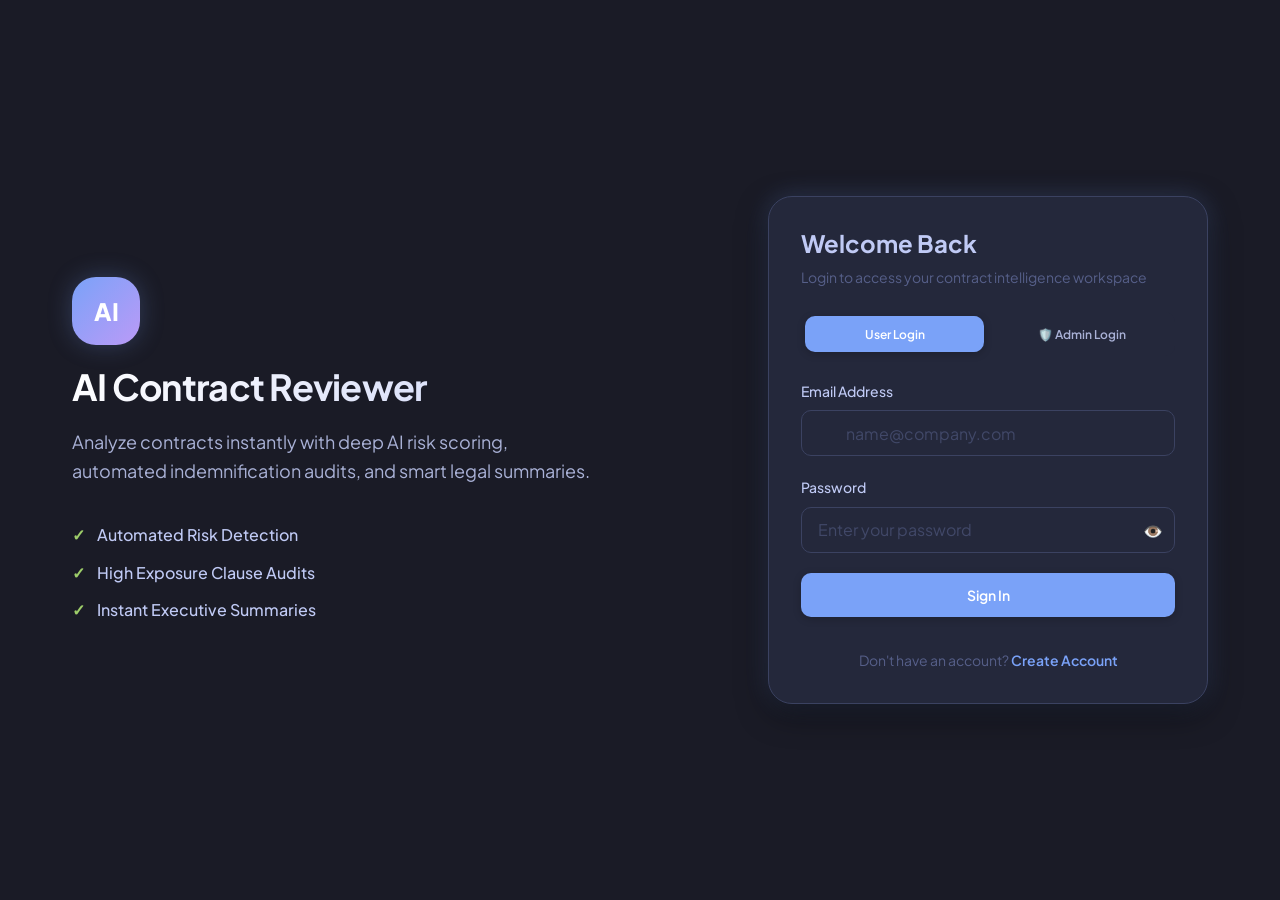
<file: index.html>
<!doctype html>
<html lang="en">
  <head>
    <meta charset="UTF-8" />
    <meta name="viewport" content="width=device-width, initial-scale=1.0" />
    <meta name="description" content="AI-powered contract reviewer for intelligent risk detection, clause breakdown, and legal insights." />
    <title>AI Contract Reviewer - Sign In</title>

    <!-- Global Theme & Component Styles -->
    <link rel="stylesheet" href="./css/theme.css" />
    <link rel="stylesheet" href="./css/components/button.css" />
    <link rel="stylesheet" href="./css/components/card.css" />
    <link rel="stylesheet" href="./css/components/input.css" />
    <link rel="stylesheet" href="./css/login.css" />
  </head>

  <body>
    <!-- Toast Notification Container -->
    <div id="toast-container" class="toast-container"></div>

    <main class="login-container">
      <!-- Branding Section -->
      <section class="brand-section">
        <div class="brand-logo" aria-label="AI Logo">AI</div>
        <h1>AI Contract Reviewer</h1>
        <p>
          Analyze contracts instantly with deep AI risk scoring, automated indemnification audits, and smart legal summaries.
        </p>

        <div class="feature-list">
          <span><strong class="check-icon">✓</strong> Automated Risk Detection</span>
          <span><strong class="check-icon">✓</strong> High Exposure Clause Audits</span>
          <span><strong class="check-icon">✓</strong> Instant Executive Summaries</span>
        </div>
      </section>

      <!-- Login Card -->
      <section class="card card-glass login-card">
        <div class="login-header">
          <h2 id="login-title">Welcome Back</h2>
          <p id="login-subtitle">Login to access your contract intelligence workspace</p>
        </div>

        <!-- Login Mode Switcher Tabs -->
        <div class="login-mode-tabs" style="display: flex; gap: 0.5rem; margin-bottom: 1.5rem; background: var(--color-surface); padding: 0.25rem; border-radius: var(--radius-md);">
          <button type="button" id="userModeBtn" class="btn btn-sm btn-primary" style="flex: 1;">User Login</button>
          <button type="button" id="adminModeBtn" class="btn btn-sm btn-ghost" style="flex: 1;">🛡️ Admin Login</button>
        </div>

        <form id="login-form" novalidate>
          <div class="input-group">
            <label class="input-label" for="email">Email Address</label>
            <div class="input-wrapper">
              <input
                class="input"
                id="email"
                type="email"
                placeholder="name@company.com"
                autocomplete="email"
                required
              />
            </div>
          </div>

          <div class="input-group">
            <label class="input-label" for="password">Password</label>
            <div class="password-wrapper">
              <input
                class="input"
                id="password"
                type="password"
                placeholder="Enter your password"
                autocomplete="current-password"
                required
              />
              <button type="button" class="password-toggle" id="togglePassword" aria-label="Toggle password visibility">
                👁️
              </button>
            </div>
          </div>

          <button type="submit" class="btn btn-primary btn-block" id="loginButton">
            Sign In
          </button>

          <div class="auth-footer" id="auth-footer">
            <p>Don't have an account? <a href="register.html" class="auth-link">Create Account</a></p>
          </div>
        </form>
      </section>
    </main>

    <!-- Scripts -->
    <script src="./js/api.js"></script>
    <script src="./js/auth.js"></script>
  </body>
</html>
</file>
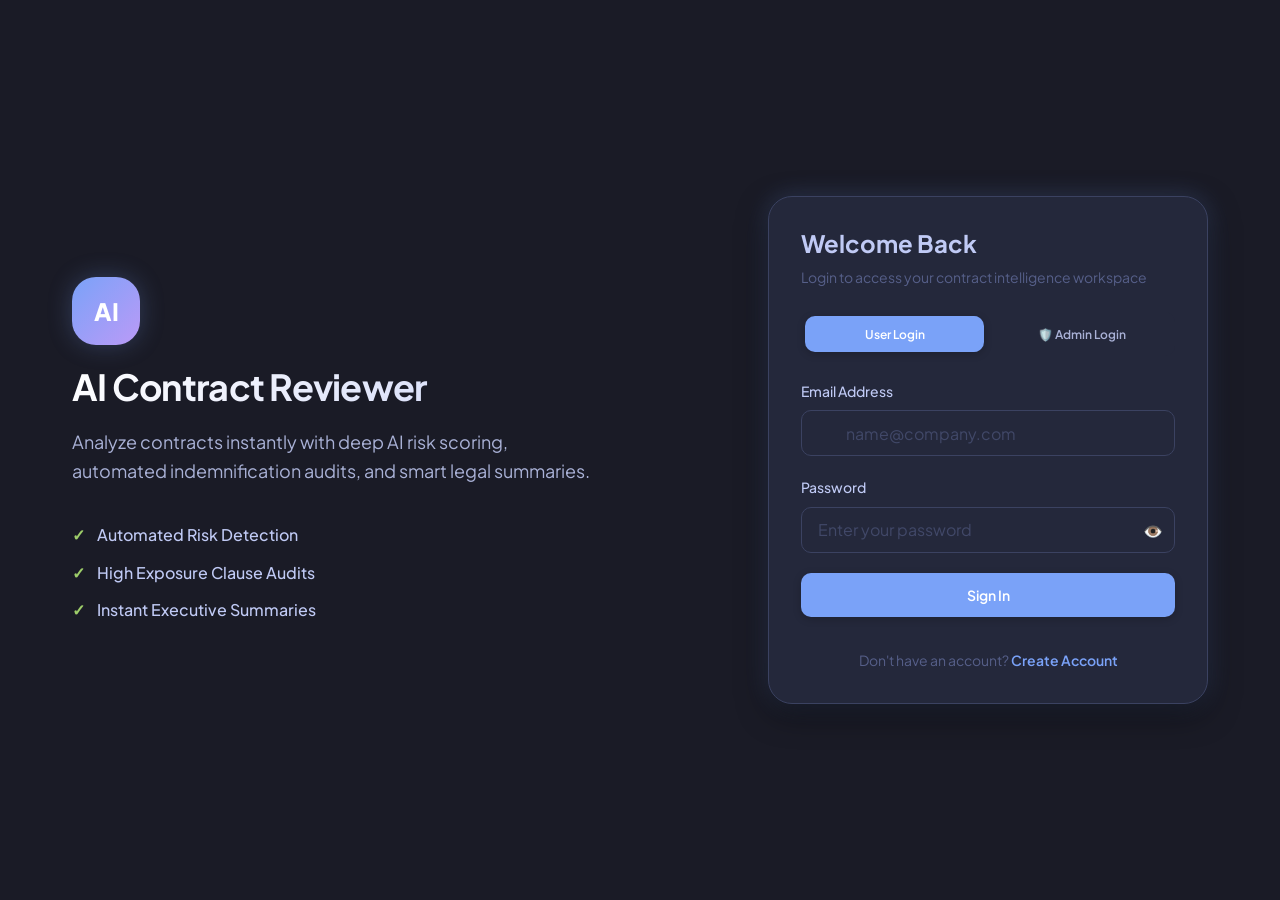
<file: admin.html>
<!doctype html>
<html lang="en">
  <head>
    <meta charset="UTF-8" />
    <meta name="viewport" content="width=device-width, initial-scale=1.0" />
    <meta name="description" content="AI Contract Reviewer - Admin Control Panel" />
    <title>AI Contract Reviewer - Admin Panel</title>

    <!-- Global Theme & Component Styles -->
    <link rel="stylesheet" href="./css/theme.css" />
    <link rel="stylesheet" href="./css/components/button.css" />
    <link rel="stylesheet" href="./css/components/card.css" />
    <link rel="stylesheet" href="./css/components/badge.css" />
    <link rel="stylesheet" href="./css/components/input.css" />
    <link rel="stylesheet" href="./css/dashboard.css" />
    <style>
      .admin-badge {
        background: var(--gradient-primary);
        color: #ffffff;
        padding: 0.2rem 0.6rem;
        border-radius: var(--radius-sm);
        font-size: var(--font-xs);
        font-weight: var(--weight-bold);
        letter-spacing: 0.05em;
        text-transform: uppercase;
      }
      .admin-table-container {
        overflow-x: auto;
        border-radius: var(--radius-md);
        border: 1px solid var(--color-border);
        background: var(--color-surface);
      }
      .admin-table {
        width: 100%;
        border-collapse: collapse;
        text-align: left;
        font-size: var(--font-sm);
      }
      .admin-table th, .admin-table td {
        padding: var(--space-4);
        border-bottom: 1px solid var(--color-border-subtle);
      }
      .admin-table th {
        background: var(--color-surface-elevated);
        color: var(--color-text-light);
        font-weight: var(--weight-semibold);
      }
      .admin-table tr:hover {
        background: var(--color-surface-hover);
      }
      .admin-filters {
        display: flex;
        gap: var(--space-4);
        margin-bottom: var(--space-4);
        align-items: center;
        flex-wrap: wrap;
      }
      .pagination {
        display: flex;
        justify-content: space-between;
        align-items: center;
        margin-top: var(--space-4);
      }
      .admin-tab-content {
        display: none;
      }
      .admin-tab-content.active {
        display: block;
      }
      .modal-detail-row {
        display: flex;
        justify-content: space-between;
        padding: var(--space-2) 0;
        border-bottom: 1px solid var(--color-border-subtle);
      }
      .modal-detail-label {
        color: var(--color-text-muted);
        font-weight: var(--weight-medium);
      }
    </style>
  </head>

  <body>
    <!-- Toast Notification Container -->
    <div id="toast-container" class="toast-container"></div>

    <!-- Detail View / Edit Modal -->
    <div id="adminModal" class="modal-backdrop" style="display: none;">
      <div class="modal-content" style="max-width: 650px;">
        <div class="card-header">
          <h2 id="modalTitle" class="card-title">Details</h2>
          <button id="closeModalBtn" class="btn btn-ghost btn-sm" aria-label="Close modal">✕</button>
        </div>
        <div id="modalBody" style="padding: 1.5rem 0;">
          <!-- Dynamic Content -->
        </div>
        <div class="card-footer" style="padding-top: 1rem;">
          <button type="button" id="closeModalFooterBtn" class="btn btn-ghost">Close</button>
        </div>
      </div>
    </div>

    <div class="dashboard">
      <!-- Sidebar -->
      <aside class="sidebar">
        <div class="sidebar-brand">
          <div class="sidebar-logo">ADM</div>
          <h2 class="sidebar-title">Admin Panel</h2>
        </div>

        <nav class="sidebar-nav">
          <button type="button" class="nav-item active" data-admin-tab="dashboard">
            <span class="nav-icon">📈</span> Dashboard Overview
          </button>
          <button type="button" class="nav-item" data-admin-tab="users">
            <span class="nav-icon">👥</span> Manage Users
          </button>
          <button type="button" class="nav-item" data-admin-tab="contracts">
            <span class="nav-icon">📑</span> Manage Contracts
          </button>
        </nav>

        <div class="sidebar-footer">
          <a href="dashboard.html" class="btn btn-outline btn-block mb-2" style="margin-bottom: 0.5rem; text-decoration: none; text-align: center; display: block;">
            👤 User View
          </a>
          <button id="adminLogoutBtn" class="btn btn-ghost btn-block">
            🚪 Logout
          </button>
        </div>
      </aside>

      <!-- Main Admin Content Area -->
      <main class="dashboard-main">
        <!-- Top Navigation Header -->
        <header class="dashboard-header">
          <div class="page-title">
            <h1 id="admin-page-heading">Admin Dashboard</h1>
            <p id="admin-page-subheading">System statistics and overall platform control</p>
          </div>

          <div class="navbar-actions">
            <span class="admin-badge">SYSTEM ADMIN</span>
            <div class="user-profile">
              <div class="avatar" id="admin-avatar">A</div>
              <span id="admin-username" class="username-text">Admin</span>
            </div>
          </div>
        </header>

        <!-- DASHBOARD STATS TAB -->
        <section id="tab-dashboard" class="admin-tab-content active">
          <div class="stats-grid">
            <div class="stat-card">
              <div class="stat-header">
                <span class="stat-title">Total Users</span>
                <span class="stat-icon">👥</span>
              </div>
              <div class="stat-value" id="stat-total-users">0</div>
              <div class="stat-footer">
                <span id="stat-active-users" class="stat-trend trend-up">0 Active Users</span>
              </div>
            </div>

            <div class="stat-card">
              <div class="stat-header">
                <span class="stat-title">Total Contracts</span>
                <span class="stat-icon">📄</span>
              </div>
              <div class="stat-value" id="stat-total-contracts">0</div>
              <div class="stat-footer">
                <span id="stat-completed-contracts" class="stat-trend">0 Analyzed</span>
              </div>
            </div>

            <div class="stat-card">
              <div class="stat-header">
                <span class="stat-title">Total Analyses</span>
                <span class="stat-icon">⚡</span>
              </div>
              <div class="stat-value" id="stat-total-analyses">0</div>
              <div class="stat-footer">
                <span id="stat-failed-contracts" class="stat-trend trend-down">0 Failed</span>
              </div>
            </div>

            <div class="stat-card">
              <div class="stat-header">
                <span class="stat-title">Pending Tasks</span>
                <span class="stat-icon">⏳</span>
              </div>
              <div class="stat-value" id="stat-pending-contracts">0</div>
              <div class="stat-footer">
                <span class="stat-trend">Contracts in queue</span>
              </div>
            </div>
          </div>
        </section>

        <!-- USERS MANAGEMENT TAB -->
        <section id="tab-users" class="admin-tab-content">
          <div class="card">
            <div class="admin-filters">
              <input type="text" id="userSearchInput" class="input" placeholder="Search by username or email..." style="max-width: 300px;" />
              <select id="userActiveFilter" class="input" style="max-width: 180px;">
                <option value="">All Statuses</option>
                <option value="true">Active Only</option>
                <option value="false">Inactive Only</option>
              </select>
              <button id="refreshUsersBtn" class="btn btn-secondary btn-sm">🔄 Refresh</button>
            </div>

            <div class="admin-table-container">
              <table class="admin-table">
                <thead>
                  <tr>
                    <th>ID</th>
                    <th>User</th>
                    <th>Email</th>
                    <th>Status</th>
                    <th>Role</th>
                    <th>Created</th>
                    <th>Actions</th>
                  </tr>
                </thead>
                <tbody id="usersTableBody">
                  <tr><td colspan="7" style="text-align: center;">Loading users...</td></tr>
                </tbody>
              </table>
            </div>

            <div class="pagination">
              <button id="prevUsersBtn" class="btn btn-outline btn-sm" disabled>Previous</button>
              <span id="usersPageInfo" class="text-sm">Page 1</span>
              <button id="nextUsersBtn" class="btn btn-outline btn-sm" disabled>Next</button>
            </div>
          </div>
        </section>

        <!-- CONTRACTS MANAGEMENT TAB -->
        <section id="tab-contracts" class="admin-tab-content">
          <div class="card">
            <div class="admin-filters">
              <input type="text" id="contractSearchInput" class="input" placeholder="Search filename..." style="max-width: 250px;" />
              <select id="contractStatusFilter" class="input" style="max-width: 180px;">
                <option value="">All Statuses</option>
                <option value="uploaded">Uploaded</option>
                <option value="processing">Processing</option>
                <option value="completed">Completed</option>
                <option value="failed">Failed</option>
              </select>
              <button id="refreshContractsBtn" class="btn btn-secondary btn-sm">🔄 Refresh</button>
            </div>

            <div class="admin-table-container">
              <table class="admin-table">
                <thead>
                  <tr>
                    <th>ID</th>
                    <th>Filename</th>
                    <th>User ID</th>
                    <th>Status</th>
                    <th>Size</th>
                    <th>Created</th>
                    <th>Actions</th>
                  </tr>
                </thead>
                <tbody id="contractsTableBody">
                  <tr><td colspan="7" style="text-align: center;">Loading contracts...</td></tr>
                </tbody>
              </table>
            </div>

            <div class="pagination">
              <button id="prevContractsBtn" class="btn btn-outline btn-sm" disabled>Previous</button>
              <span id="contractsPageInfo" class="text-sm">Page 1</span>
              <button id="nextContractsBtn" class="btn btn-outline btn-sm" disabled>Next</button>
            </div>
          </div>
        </section>

      </main>
    </div>

    <!-- API Client & Admin Logic -->
    <script src="./js/api.js"></script>
    <script src="./js/admin.js"></script>
  </body>
</html>
</file>
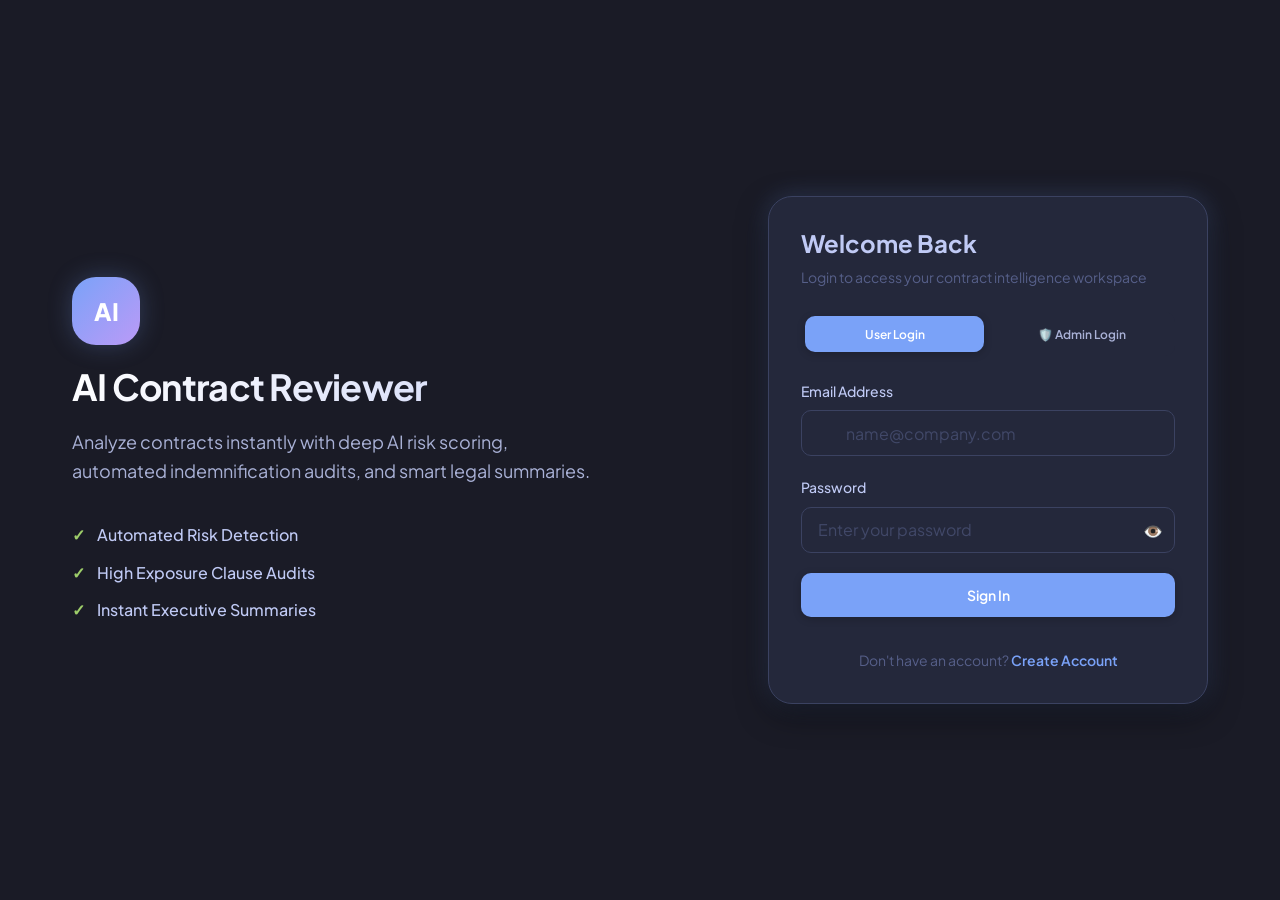
<file: contract-detail.html>
<!doctype html>
<html lang="en">
  <head>
    <meta charset="UTF-8" />
    <meta name="viewport" content="width=device-width, initial-scale=1.0" />
    <meta name="description" content="Detailed AI contract analysis, risk breakdown, and indemnification insights." />
    <title>AI Contract Reviewer - Contract Analysis</title>

    <!-- Theme & Components -->
    <link rel="stylesheet" href="./css/theme.css" />
    <link rel="stylesheet" href="./css/components/button.css" />
    <link rel="stylesheet" href="./css/components/card.css" />
    <link rel="stylesheet" href="./css/components/badge.css" />
    <link rel="stylesheet" href="./css/contract-detail.css" />
  </head>

  <body>
    <!-- Toast Container -->
    <div id="toast-container" class="toast-container"></div>

    <main class="contract-page">
      <!-- Back Navigation Header -->
      <nav class="page-nav">
        <a href="dashboard.html" class="btn btn-ghost btn-sm">
          ← Back to Dashboard
        </a>
      </nav>

      <!-- Main Header -->
      <header class="contract-detail-header">
        <div class="contract-title-group">
          <div class="title-with-badge">
            <h1 id="contract-title">Contract Analysis</h1>
            <span id="contract-status" class="badge badge-warning">Loading...</span>
          </div>
          <p class="contract-subtitle">AI-Powered Clause Breakdown & Risk Assessment</p>
        </div>

        <div class="contract-actions">
          <button id="reanalyzeBtn" class="btn btn-outline btn-sm">⚡ Re-analyze</button>
          <button id="deleteContractBtn" class="btn btn-danger btn-sm">🗑️ Delete</button>
        </div>
      </header>

      <!-- Metadata Information Cards Grid -->
      <section class="contract-info-grid">
        <div class="card info-card">
          <span class="info-label">File Size</span>
          <strong id="contract-size" class="info-value">--</strong>
        </div>

        <div class="card info-card">
          <span class="info-label">Date Analyzed</span>
          <strong id="contract-date" class="info-value">--</strong>
        </div>

        <div class="card info-card">
          <span class="info-label">Document Type</span>
          <strong id="contract-type" class="info-value">Commercial Legal Agreement</strong>
        </div>
      </section>

      <!-- Analysis Results Section -->
      <section class="analysis-grid">
        <!-- Left Main Content Column -->
        <div class="analysis-main-column">
          <!-- Executive Summary Card -->
          <article class="card card-glass summary-card">
            <div class="card-header">
              <h2 class="card-title">📝 Executive Summary</h2>
              <span class="badge badge-primary">AI Generated</span>
            </div>
            <div class="card-body">
              <p id="contract-summary" class="summary-content">
                Loading contract insights and summary...
              </p>
            </div>
          </article>

          <!-- Key Findings & High Risk Clauses -->
          <article class="card findings-section" style="margin-top: var(--space-6);">
            <div class="card-header">
              <h2 class="card-title">🔍 Identified Clause Risks & Findings</h2>
            </div>
            <div id="findings-list" class="finding-list">
              <div class="finding-placeholder">Scanning clauses...</div>
            </div>
          </article>

          <!-- Actionable AI Recommendations -->
          <article class="card recommendations-section" style="margin-top: var(--space-6);">
            <div class="card-header">
              <h2 class="card-title">💡 Legal Recommendations</h2>
            </div>
            <div id="recommendations-list" class="recommendation-list">
              <div class="recommendation-placeholder">Loading recommendations...</div>
            </div>
          </article>

          <!-- Interactive AI Document Q&A (RAG Assistant) -->
          <article class="card rag-assistant-card" style="margin-top: var(--space-6);">
            <div class="card-header">
              <h2 class="card-title">💬 Ask Document AI (RAG Assistant)</h2>
              <span class="badge badge-primary">Vector Store Active</span>
            </div>
            <div class="card-body">
              <p class="text-muted text-sm mb-4">
                Ask specific questions about clauses, indemnities, obligations, or timelines in this contract. Our RAG engine searches vector embeddings to answer accurately.
              </p>
              <div id="chat-messages" style="max-height: 300px; overflow-y: auto; padding: 0.5rem; background: var(--color-surface-elevated); border-radius: var(--radius-md); margin-bottom: 1rem;">
                <div class="chat-message assistant-msg" style="padding: 0.5rem 0.75rem; border-radius: 6px; background: var(--color-surface-hover); margin-bottom: 0.5rem;">
                  🤖 Hello! Ask me any question regarding this uploaded contract.
                </div>
              </div>
              <form id="rag-question-form" style="display: flex; gap: 0.5rem;">
                <input type="text" id="rag-input" class="input" placeholder="e.g. What is the governing law and notice period for termination?" style="flex: 1;" required />
                <button type="submit" id="rag-submit-btn" class="btn btn-primary">Ask AI</button>
              </form>
            </div>
          </article>
        </div>

        <!-- Right Risk Score Gauge Sidebar -->
        <aside class="analysis-sidebar">
          <div class="card risk-card">
            <h3 class="card-title">Overall Risk Score</h3>

            <div class="risk-score-container">
              <div class="risk-score" id="risk-score-circle">
                <span id="risk-score-value">--</span>
              </div>
            </div>

            <p id="risk-score-label" class="risk-label-text">
              Evaluating risk level...
            </p>
          </div>

          <div class="card compliance-card" style="margin-top: var(--space-5);">
            <h3 class="card-title" style="font-size: var(--font-md); margin-bottom: var(--space-3);">Compliance Checklist</h3>
            <ul class="compliance-list" id="compliance-checklist">
              <li class="check-pass">✓ Data Privacy & GDPR</li>
              <li class="check-pass">✓ Choice of Law Specified</li>
              <li class="check-warn">⚠️ Liability Cap Uncapped</li>
            </ul>
          </div>
        </aside>
      </section>
    </main>

    <!-- Scripts -->
    <script src="./js/contracts.js"></script>
    <script src="./js/api.js"></script>
    <script src="./js/contract-detail.js"></script>
  </body>
</html>
</file>
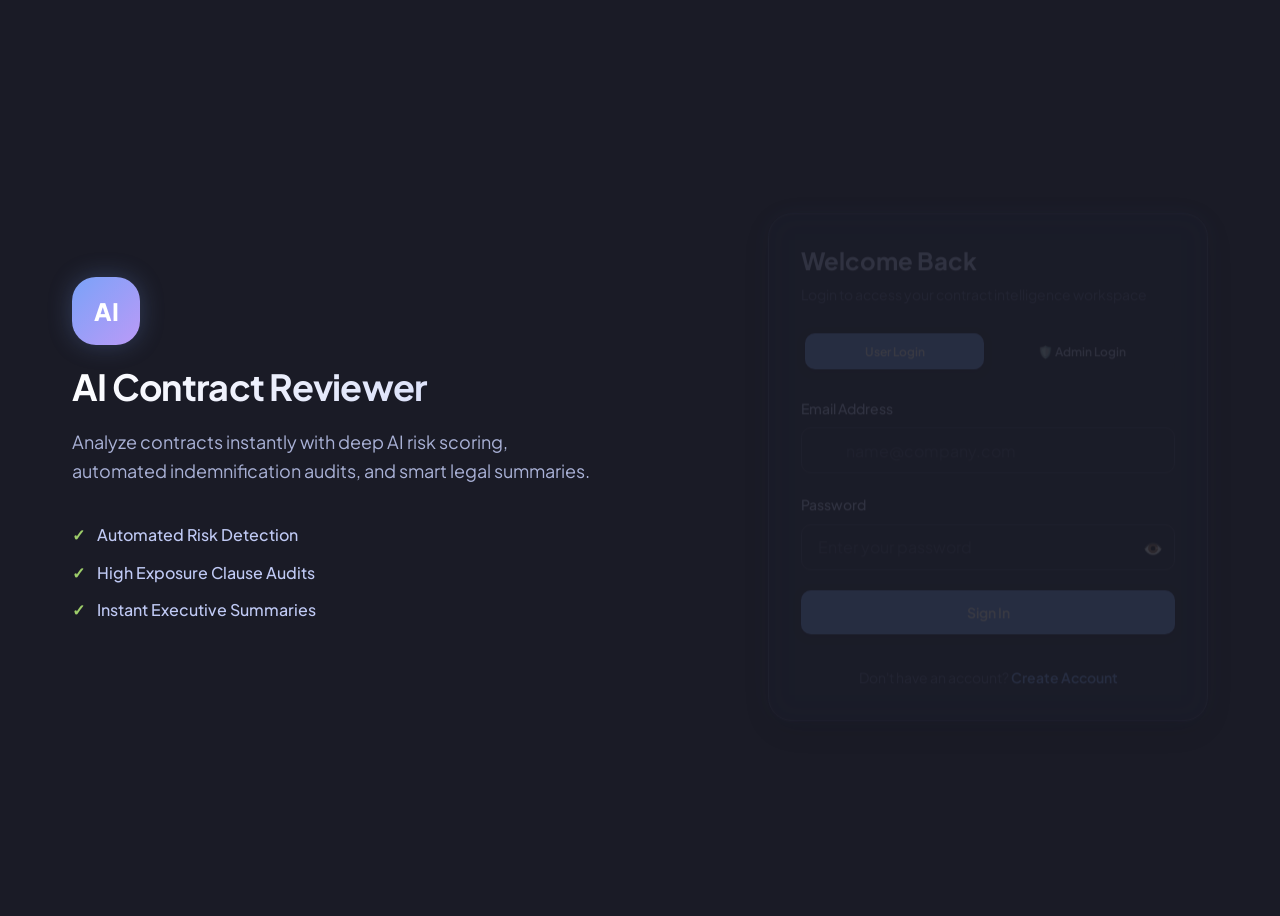
<file: dashboard.html>
<!doctype html>
<html lang="en">
  <head>
    <meta charset="UTF-8" />
    <meta name="viewport" content="width=device-width, initial-scale=1.0" />
    <meta name="description" content="AI Contract Reviewer Dashboard - Overview of analyzed legal contracts and risk alerts." />
    <title>AI Contract Reviewer - Workspace Dashboard</title>

    <!-- Global Theme & Components -->
    <link rel="stylesheet" href="./css/theme.css" />
    <link rel="stylesheet" href="./css/components/button.css" />
    <link rel="stylesheet" href="./css/components/card.css" />
    <link rel="stylesheet" href="./css/components/badge.css" />
    <link rel="stylesheet" href="./css/components/input.css" />
    <link rel="stylesheet" href="./css/dashboard.css" />
  </head>

  <body>
    <!-- Toast Notification Container -->
    <div id="toast-container" class="toast-container"></div>

    <!-- Upload Contract Modal -->
    <div id="uploadModal" class="modal-backdrop">
      <div class="modal-content">
        <div class="card-header">
          <h2 class="card-title">Upload Legal Contract</h2>
          <button id="closeUploadModalBtn" class="btn btn-ghost btn-sm" aria-label="Close modal">✕</button>
        </div>
        <form id="uploadForm">
          <div class="file-input" id="fileDropZone">
            <div class="file-drop-content">
              <span class="file-icon">📄</span>
              <p><strong>Click to browse</strong> or drag & drop contract file</p>
              <span class="file-hint">Supports PDF, DOCX, TXT (Max 25MB)</span>
            </div>
            <input type="file" id="contractFileInput" accept=".pdf,.docx,.txt" style="display: none;" />
          </div>
          <div id="selectedFileName" class="selected-file-info" style="display: none;"></div>

          <div class="card-footer" style="padding-top: 1.5rem;">
            <button type="button" id="cancelUploadBtn" class="btn btn-ghost">Cancel</button>
            <button type="submit" id="uploadSubmitBtn" class="btn btn-primary" disabled>Analyze Contract</button>
          </div>
        </form>
      </div>
    </div>

    <div class="dashboard">
      <!-- Sidebar -->
      <aside class="sidebar">
        <div class="sidebar-brand">
          <div class="sidebar-logo">AI</div>
          <h2 class="sidebar-title">Contract AI</h2>
        </div>

        <nav class="sidebar-nav">
          <button type="button" class="nav-item active" data-tab="dashboard">
            <span class="nav-icon">📊</span> Dashboard
          </button>
          <button type="button" class="nav-item" data-tab="contracts">
            <span class="nav-icon">📁</span> Contracts
          </button>
          <button type="button" id="sidebarUploadBtn" class="nav-item nav-button">
            <span class="nav-icon">📤</span> Upload Contract
          </button>
          <button type="button" class="nav-item" data-tab="analysis">
            <span class="nav-icon">⚡</span> Analysis
          </button>
          <button type="button" class="nav-item" data-tab="settings">
            <span class="nav-icon">⚙️</span> Settings
          </button>
        </nav>

        <div class="sidebar-footer">
          <a id="adminPanelLink" href="admin.html" class="btn btn-outline btn-block" style="display: none; margin-bottom: 0.5rem; text-decoration: none; text-align: center;">
            🛡️ Admin Panel
          </a>
          <button id="sidebarLogoutBtn" class="btn btn-ghost btn-block">
            🚪 Logout
          </button>
        </div>
      </aside>

      <!-- Main Workspace -->
      <main class="dashboard-main">
        <!-- Top Navigation Header -->
        <header class="dashboard-header">
          <div class="page-title">
            <h1 id="page-heading">Dashboard</h1>
            <p id="page-subheading">Overview of your contract intelligence workspace</p>
          </div>

          <div class="navbar-actions">
            <button class="notification-btn" title="Notifications" aria-label="Notifications">
              🔔 <span class="notification-badge"></span>
            </button>

            <div class="user-profile">
              <div class="avatar" id="user-avatar">P</div>
              <span id="username" class="username-text">User</span>
            </div>

            <button id="logoutButton" class="btn btn-outline btn-sm">Logout</button>
          </div>
        </header>

        <!-- DASHBOARD & CONTRACTS VIEW SECTION -->
        <div id="tab-dashboard" class="tab-content active">
          <!-- Stats Overview Cards Grid -->
          <section class="stats-grid">
            <div class="card stat-card card-hover">
              <span class="stat-label">Total Contracts</span>
              <strong id="total-contracts" class="stat-value">--</strong>
            </div>

            <div class="card stat-card card-hover">
              <div class="stat-header">
                <span class="stat-label">Reviews</span>
                <span class="badge status-completed">Completed</span>
              </div>
              <strong id="completed-reviews" class="stat-value">--</strong>
            </div>

            <div class="card stat-card card-hover">
              <div class="stat-header">
                <span class="stat-label">Alerts</span>
                <span class="badge badge-risk-high">High Risk</span>
              </div>
              <strong id="risk-alerts" class="stat-value">--</strong>
            </div>

            <div class="card stat-card card-hover">
              <div class="stat-header">
                <span class="stat-label">Queue</span>
                <span class="badge status-processing">Processing</span>
              </div>
              <strong id="processing-contracts" class="stat-value">--</strong>
            </div>
          </section>

          <!-- Contracts Table Section -->
          <section id="recent-contracts" class="contract-section">
            <div class="section-header">
              <h2>Recent Contracts</h2>
              <div class="table-actions">
                <input type="text" id="contractSearch" class="input search-input" placeholder="Search contracts..." />
                <select id="statusFilter" class="input select" style="width: 150px;">
                  <option value="all">All Status</option>
                  <option value="uploaded">Uploaded</option>
                  <option value="processing">Processing</option>
                  <option value="completed">Completed</option>
                  <option value="failed">Failed</option>
                </select>
                <button id="openUploadBtn" class="btn btn-primary btn-sm">+ New Upload</button>
              </div>
            </div>

            <div class="card contract-table-card">
              <table class="contract-table">
                <thead>
                  <tr>
                    <th>Contract Name</th>
                    <th>Status</th>
                    <th>Risk Score</th>
                    <th>Date Added</th>
                    <th style="text-align: right;">Actions</th>
                  </tr>
                </thead>
                <tbody id="contract-table-body">
                  <tr>
                    <td colspan="5" class="table-loading">
                      Loading workspace contracts...
                    </td>
                  </tr>
                </tbody>
              </table>
            </div>
          </section>
        </div>

        <!-- ANALYSIS TAB VIEW SECTION -->
        <div id="tab-analysis" class="tab-content" style="display: none;">
          <section class="analysis-dashboard-grid">
            <!-- Engine Status Card -->
            <article class="card card-glass">
              <div class="card-header">
                <h2 class="card-title">⚡ AI Analysis Engine Core</h2>
                <span class="badge badge-primary">v2.4 Legal Model</span>
              </div>
              <div class="ai-content" style="margin-top: var(--space-4);">
                <div class="ai-stat-box">
                  <span class="ai-stat-label">Engine Health</span>
                  <strong class="ai-stat-value text-success">● 99.8% Online</strong>
                </div>
                <div class="ai-stat-box">
                  <span class="ai-stat-label">Avg Scan Speed</span>
                  <strong class="ai-stat-value">1.4 Seconds / Doc</strong>
                </div>
                <div class="ai-stat-box">
                  <span class="ai-stat-label">Risk Detection Accuracy</span>
                  <strong class="ai-stat-value text-success">98.5% Verified</strong>
                </div>
              </div>
            </article>

            <!-- Clause Scan Matrix Card -->
            <article class="card" style="margin-top: var(--space-6);">
              <div class="card-header">
                <h2 class="card-title">🔍 Clause Risk Scan Rules & Detection Matrix</h2>
                <button id="triggerRescanBtn" class="btn btn-outline btn-sm">⚡ Run Workspace Re-Scan</button>
              </div>
              <div class="analysis-rules-list" style="margin-top: var(--space-4);">
                <div class="rule-row">
                  <div class="rule-info">
                    <strong>Indemnification & Third-Party Liability</strong>
                    <p>Scans for uncapped liabilities, missing indemnity exclusions, and IP infringement terms.</p>
                  </div>
                  <span class="badge badge-risk-high">High Risk Trigger</span>
                </div>
                <div class="rule-row">
                  <div class="rule-info">
                    <strong>Auto-Renewal & Notice Deadlines</strong>
                    <p>Flags non-cancellable auto-renewals with notice requirements over 60 days.</p>
                  </div>
                  <span class="badge badge-risk-medium">Medium Risk Trigger</span>
                </div>
                <div class="rule-row">
                  <div class="rule-info">
                    <strong>Governing Law & Dispute Jurisdiction</strong>
                    <p>Checks compliance with US Federal, State, and EU International Commercial law standards.</p>
                  </div>
                  <span class="badge badge-risk-low">Standard Check</span>
                </div>
              </div>
            </article>
          </section>
        </div>

        <!-- SETTINGS TAB VIEW SECTION -->
        <div id="tab-settings" class="tab-content" style="display: none;">
          <form id="settingsForm" class="settings-grid">
            <!-- Profile Settings -->
            <article class="card">
              <div class="card-header">
                <h2 class="card-title">👤 Profile & Account</h2>
              </div>
              <div class="form-group-grid" style="margin-top: var(--space-4); display: grid; gap: var(--space-4);">
                <div class="form-group">
                  <label class="info-label" for="settingsUsername">Display Name</label>
                  <input type="text" id="settingsUsername" class="input" placeholder="Your Name" />
                </div>
                <div class="form-group">
                  <label class="info-label" for="settingsEmail">Email Address</label>
                  <input type="email" id="settingsEmail" class="input" placeholder="name@company.com" readonly style="opacity: 0.8;" />
                </div>
              </div>
            </article>

            <!-- Backend API Configuration -->
            <article class="card" style="margin-top: var(--space-6);">
              <div class="card-header">
                <h2 class="card-title">🌐 REST API & Backend Server Configuration</h2>
              </div>
              <div class="form-group-grid" style="margin-top: var(--space-4); display: grid; gap: var(--space-4);">
                <div class="form-group">
                  <label class="info-label" for="settingsApiUrl">Backend Base URL</label>
                  <input type="text" id="settingsApiUrl" class="input" placeholder="http://127.0.0.1:8000" />
                </div>
                <div class="form-group">
                  <label class="info-label" for="settingsAuthToken">Active Access Token</label>
                  <input type="text" id="settingsAuthToken" class="input" placeholder="No active token" readonly style="opacity: 0.7;" />
                </div>
              </div>
            </article>

            <!-- AI Engine Preferences -->
            <article class="card" style="margin-top: var(--space-6);">
              <div class="card-header">
                <h2 class="card-title">⚙️ AI Analysis Preferences</h2>
              </div>
              <div class="form-group-grid" style="margin-top: var(--space-4); display: grid; gap: var(--space-4);">
                <div class="form-group">
                  <label class="info-label" for="settingsRiskThreshold">High Risk Score Threshold (0 - 100)</label>
                  <input type="number" id="settingsRiskThreshold" class="input" value="70" min="50" max="95" />
                </div>
                <div class="form-group" style="display: flex; align-items: center; justify-content: space-between; padding-top: var(--space-2);">
                  <div>
                    <strong>Auto-Analyze On Upload</strong>
                    <p style="font-size: var(--font-xs); color: var(--color-text-muted);">Trigger AI neural scoring immediately when file is uploaded.</p>
                  </div>
                  <input type="checkbox" id="autoAnalyzeToggle" checked style="width: 20px; height: 20px; accent-color: var(--color-primary);" />
                </div>
              </div>
            </article>

            <div style="margin-top: var(--space-6); display: flex; justify-content: flex-end;">
              <button type="submit" class="btn btn-primary">💾 Save Settings</button>
            </div>
          </form>
        </div>
      </main>
    </div>

    <!-- Scripts -->
    <script src="./js/contracts.js"></script>
    <script src="./js/api.js"></script>
    <script src="./js/dashboard.js"></script>
  </body>
</html>
</file>
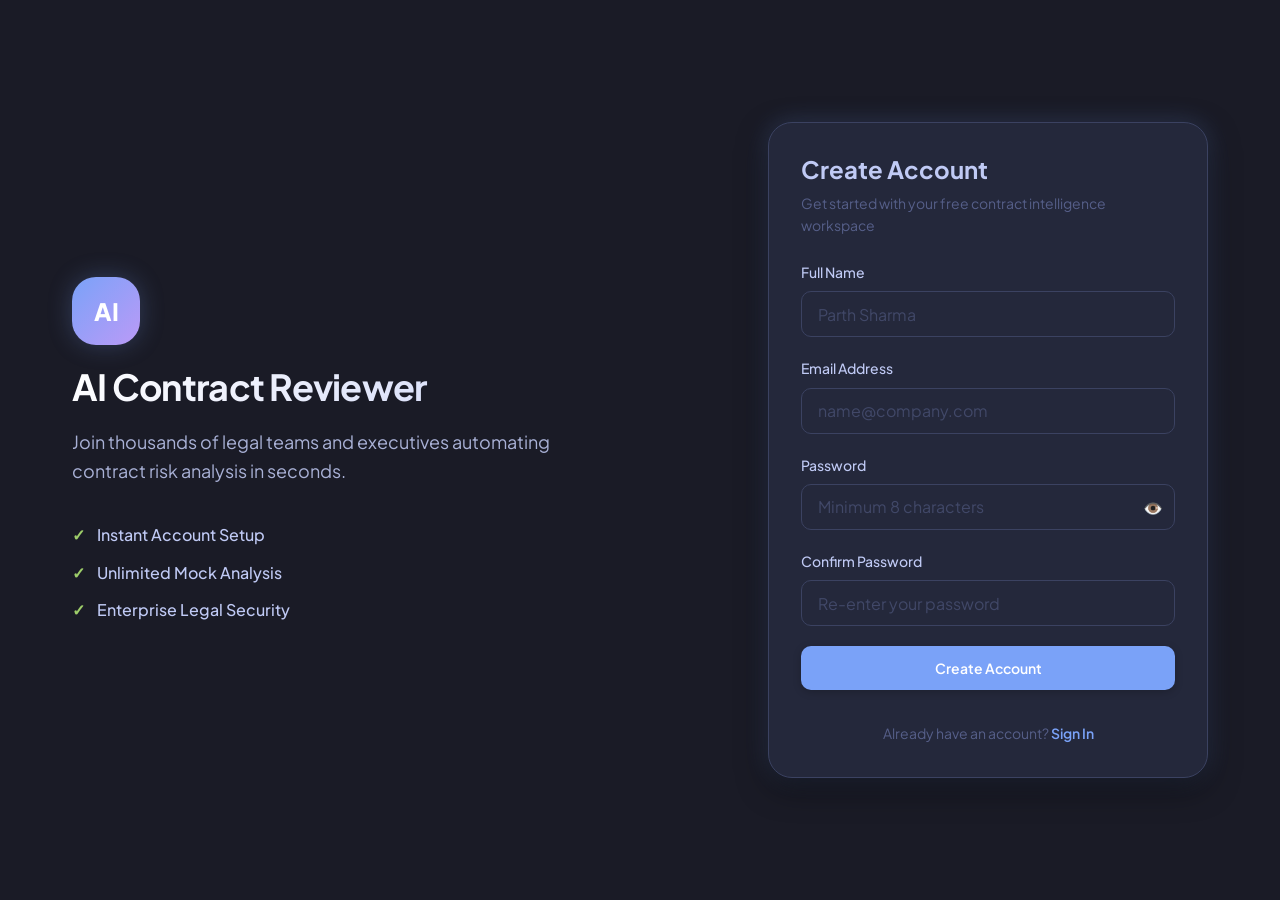
<file: register.html>
<!doctype html>
<html lang="en">
  <head>
    <meta charset="UTF-8" />
    <meta name="viewport" content="width=device-width, initial-scale=1.0" />
    <meta name="description" content="Create an account on AI Contract Reviewer to analyze legal documents, detect risks, and automate contract reviews." />
    <title>AI Contract Reviewer - Create Account</title>

    <!-- Global Theme & Component Styles -->
    <link rel="stylesheet" href="./css/theme.css" />
    <link rel="stylesheet" href="./css/components/button.css" />
    <link rel="stylesheet" href="./css/components/card.css" />
    <link rel="stylesheet" href="./css/components/input.css" />
    <link rel="stylesheet" href="./css/login.css" />
  </head>

  <body>
    <!-- Toast Notification Container -->
    <div id="toast-container" class="toast-container"></div>

    <main class="login-container">
      <!-- Branding Section -->
      <section class="brand-section">
        <div class="brand-logo" aria-label="AI Logo">AI</div>
        <h1>AI Contract Reviewer</h1>
        <p>
          Join thousands of legal teams and executives automating contract risk analysis in seconds.
        </p>

        <div class="feature-list">
          <span><strong class="check-icon">✓</strong> Instant Account Setup</span>
          <span><strong class="check-icon">✓</strong> Unlimited Mock Analysis</span>
          <span><strong class="check-icon">✓</strong> Enterprise Legal Security</span>
        </div>
      </section>

      <!-- Register Card -->
      <section class="card card-glass login-card">
        <div class="login-header">
          <h2>Create Account</h2>
          <p>Get started with your free contract intelligence workspace</p>
        </div>

        <form id="registerForm" novalidate>
          <div class="input-group">
            <label class="input-label" for="username">Full Name</label>
            <input
              class="input"
              id="username"
              type="text"
              placeholder="Parth Sharma"
              autocomplete="name"
              required
            />
          </div>

          <div class="input-group">
            <label class="input-label" for="register-email">Email Address</label>
            <input
              class="input"
              id="register-email"
              type="email"
              placeholder="name@company.com"
              autocomplete="email"
              required
            />
          </div>

          <div class="input-group">
            <label class="input-label" for="register-password">Password</label>
            <div class="password-wrapper">
              <input
                class="input"
                id="register-password"
                type="password"
                placeholder="Minimum 8 characters"
                autocomplete="new-password"
                required
              />
              <button type="button" class="password-toggle" id="toggleRegPassword" aria-label="Toggle password visibility">
                👁️
              </button>
            </div>
          </div>

          <div class="input-group">
            <label class="input-label" for="confirm-password">Confirm Password</label>
            <input
              class="input"
              id="confirm-password"
              type="password"
              placeholder="Re-enter your password"
              autocomplete="new-password"
              required
            />
          </div>

          <button type="submit" class="btn btn-primary btn-block" id="registerButton">
            Create Account
          </button>

          <div class="auth-footer">
            <p>Already have an account? <a href="index.html" class="auth-link">Sign In</a></p>
          </div>
        </form>
      </section>
    </main>

    <!-- Scripts -->
    <script src="./js/api.js"></script>
    <script src="./js/auth.js"></script>
  </body>
</html>
</file>
<file: css/theme.css>
/* ==========================================
   AI Contract Reviewer - Design System Theme
   Theme: Tokyo Night AI SaaS
========================================== */

@import url('https://fonts.googleapis.com/css2?family=Plus+Jakarta+Sans:wght@300;400;500;600;700;800&family=JetBrains+Mono:wght@400;500;600&display=swap');

:root {
  /* Color Palette - Tokyo Night Premium Dark */
  --color-bg: #1a1b26;
  --color-bg-secondary: #16161e;
  --color-surface: #24283b;
  --color-surface-hover: #2f354f;
  --color-surface-elevated: #1f2335;
  --color-border: #3b4261;
  --color-border-subtle: #292e42;

  /* Accent Colors */
  --color-primary: #7aa2f8;
  --color-primary-hover: #89ddff;
  --color-primary-muted: rgba(122, 162, 247, 0.15);
  --color-secondary: #bb9af7;
  --color-accent: #7dcfff;

  /* Status Colors */
  --color-success: #9ece6a;
  --color-warning: #e0af68;
  --color-danger: #f7768e;
  --color-info: #7dcfff;

  /* Text Colors */
  --color-text-light: #c0caf5;
  --color-text: #a9b1d6;
  --color-text-muted: #565f89;
  --color-text-disabled: #414868;

  /* Gradients */
  --gradient-primary: linear-gradient(135deg, #7aa2f8 0%, #bb9af7 100%);
  --gradient-glow: linear-gradient(135deg, rgba(122, 162, 247, 0.2) 0%, rgba(187, 154, 247, 0.2) 100%);
  --gradient-surface: linear-gradient(180deg, rgba(36, 40, 59, 0.8) 0%, rgba(26, 27, 38, 0.9) 100%);
  --gradient-danger: linear-gradient(135deg, #f7768e 0%, #ff9e64 100%);

  /* Typography */
  --font-family: 'Plus Jakarta Sans', -apple-system, BlinkMacSystemFont, 'Segoe UI', Roboto, sans-serif;
  --font-mono: 'JetBrains Mono', monospace;

  --font-xs: 0.75rem;     /* 12px */
  --font-sm: 0.875rem;    /* 14px */
  --font-md: 1rem;        /* 16px */
  --font-lg: 1.125rem;    /* 18px */
  --font-xl: 1.25rem;     /* 20px */
  --font-2xl: 1.5rem;     /* 24px */
  --font-3xl: 1.875rem;   /* 30px */
  --font-4xl: 2.25rem;    /* 36px */

  --weight-normal: 400;
  --weight-medium: 500;
  --weight-semibold: 600;
  --weight-bold: 700;
  --weight-extrabold: 800;

  /* Spacing */
  --space-1: 0.25rem;   /* 4px */
  --space-2: 0.5rem;    /* 8px */
  --space-3: 0.75rem;   /* 12px */
  --space-4: 1rem;      /* 16px */
  --space-5: 1.25rem;   /* 20px */
  --space-6: 1.5rem;    /* 24px */
  --space-8: 2rem;      /* 32px */
  --space-10: 2.5rem;   /* 40px */
  --space-12: 3rem;     /* 48px */

  /* Border Radii */
  --radius-sm: 6px;
  --radius-md: 10px;
  --radius-lg: 16px;
  --radius-xl: 24px;
  --radius-round: 9999px;

  /* Shadows */
  --shadow-sm: 0 2px 8px rgba(0, 0, 0, 0.2);
  --shadow-md: 0 4px 20px rgba(0, 0, 0, 0.35);
  --shadow-lg: 0 10px 30px rgba(0, 0, 0, 0.5);
  --shadow-glow: 0 0 25px rgba(122, 162, 247, 0.25);

  /* Layout */
  --sidebar-width: 260px;
  --header-height: 70px;
  --container-width: 1200px;
  --z-fixed: 100;
  --z-modal: 1000;

  /* Transitions */
  --transition-fast: 0.15s ease;
  --transition-normal: 0.25s cubic-bezier(0.4, 0, 0.2, 1);
  --transition-slow: 0.4s cubic-bezier(0.4, 0, 0.2, 1);
}

/* ==========================================
   CSS Reset & Base Styles
========================================== */
*, *::before, *::after {
  box-sizing: border-box;
  margin: 0;
  padding: 0;
}

html {
  font-size: 16px;
  scroll-behavior: smooth;
  color-scheme: dark;
}

body {
  font-family: var(--font-family);
  background-color: var(--color-bg);
  color: var(--color-text);
  line-height: 1.6;
  min-height: 100vh;
  -webkit-font-smoothing: antialiased;
  -moz-osx-font-smoothing: grayscale;
  overflow-x: hidden;
}

a {
  color: var(--color-primary);
  text-decoration: none;
  transition: color var(--transition-fast);
}

a:hover {
  color: var(--color-primary-hover);
}

h1, h2, h3, h4, h5, h6 {
  color: var(--color-text-light);
  font-weight: var(--weight-bold);
  line-height: 1.2;
}

button, input, select, textarea {
  font-family: inherit;
  font-size: inherit;
  color: inherit;
}

button {
  cursor: pointer;
  border: none;
  background: none;
}

ul, ol {
  list-style: none;
}

img, svg {
  max-width: 100%;
  display: block;
}

/* Custom Scrollbars */
::-webkit-scrollbar {
  width: 8px;
  height: 8px;
}

::-webkit-scrollbar-track {
  background: var(--color-bg-secondary);
}

::-webkit-scrollbar-thumb {
  background: var(--color-border);
  border-radius: var(--radius-round);
}

::-webkit-scrollbar-thumb:hover {
  background: var(--color-text-muted);
}

/* ==========================================
   Toast Notification Component
========================================== */
.toast-container {
  position: fixed;
  bottom: 24px;
  right: 24px;
  z-index: var(--z-modal);
  display: flex;
  flex-direction: column;
  gap: 12px;
  pointer-events: none;
}

.toast {
  pointer-events: auto;
  min-width: 300px;
  max-width: 420px;
  padding: 14px 18px;
  border-radius: var(--radius-md);
  background: var(--color-surface-elevated);
  border: 1px solid var(--color-border);
  color: var(--color-text-light);
  font-size: var(--font-sm);
  font-weight: var(--weight-medium);
  box-shadow: var(--shadow-lg);
  display: flex;
  align-items: center;
  gap: 12px;
  transform: translateY(20px);
  opacity: 0;
  transition: all var(--transition-normal);
}

.toast.show {
  transform: translateY(0);
  opacity: 1;
}

.toast-success {
  border-left: 4px solid var(--color-success);
}

.toast-error {
  border-left: 4px solid var(--color-danger);
}

.toast-info {
  border-left: 4px solid var(--color-info);
}

/* ==========================================
   Modal Component Overlay
========================================== */
.modal-backdrop {
  position: fixed;
  top: 0;
  left: 0;
  width: 100vw;
  height: 100vh;
  background: rgba(15, 16, 22, 0.75);
  backdrop-filter: blur(8px);
  z-index: var(--z-modal);
  display: flex;
  align-items: center;
  justify-content: center;
  padding: var(--space-4);
  opacity: 0;
  visibility: hidden;
  transition: all var(--transition-normal);
}

.modal-backdrop.active {
  opacity: 1;
  visibility: visible;
}

.modal-content {
  background: var(--color-surface);
  border: 1px solid var(--color-border);
  border-radius: var(--radius-xl);
  width: 100%;
  max-width: 540px;
  padding: var(--space-8);
  box-shadow: var(--shadow-lg), var(--shadow-glow);
  transform: scale(0.95) translateY(10px);
  transition: all var(--transition-normal);
}

.modal-backdrop.active .modal-content {
  transform: scale(1) translateY(0);
}
</file>
<file: css/components/button.css>
/*
==================================================

AI Contract Reviewer

File:
button.css

Responsibility:
Reusable Button Components

Author:
OpenAI + Parth

Theme:
Tokyo Night AI SaaS

==================================================
*/

/* ==================================================
   BASE BUTTON
================================================== */

.btn {
  display: inline-flex;

  align-items: center;

  justify-content: center;

  gap: var(--space-2);

  height: 44px;

  padding: 0 var(--space-6);

  border-radius: var(--radius-md);

  font-size: var(--font-sm);

  font-weight: var(--weight-semibold);

  font-family: var(--font-family);

  color: var(--color-text-light);

  background: transparent;

  border: 1px solid transparent;

  transition: all var(--transition-normal);

  user-select: none;

  white-space: nowrap;
}

/* ==================================================
   BUTTON HOVER
================================================== */

.btn:hover {
  transform: translateY(-1px);
}

/* ==================================================
   BUTTON ACTIVE
================================================== */

.btn:active {
  transform: translateY(0);
}

/* ==================================================
   BUTTON DISABLED
================================================== */

.btn:disabled {
  opacity: 0.5;

  cursor: not-allowed;

  transform: none;
}

/* ==================================================
   PRIMARY BUTTON
================================================== */

.btn-primary {
  color: #ffffff;

  background: var(--color-primary);

  box-shadow: var(--shadow-sm);
}

.btn-primary:hover {
  background: var(--color-primary-hover);

  box-shadow: var(--shadow-glow);
}

/* ==================================================
   SECONDARY BUTTON
================================================== */

.btn-secondary {
  color: #ffffff;

  background: var(--color-secondary);

  box-shadow: var(--shadow-sm);
}

.btn-secondary:hover {
  opacity: 0.9;

  box-shadow: var(--shadow-glow);
}

/* ==================================================
   OUTLINE BUTTON
================================================== */

.btn-outline {
  color: var(--color-primary);

  background: transparent;

  border: 1px solid var(--color-primary);
}

.btn-outline:hover {
  color: #ffffff;

  background: var(--color-primary);
}

/* ==================================================
   SUCCESS BUTTON
================================================== */

.btn-success {
  color: #ffffff;

  background: var(--color-success);
}

.btn-success:hover {
  filter: brightness(1.1);
}

/* ==================================================
   WARNING BUTTON
================================================== */

.btn-warning {
  color: #ffffff;

  background: var(--color-warning);
}

/* ==================================================
   DANGER BUTTON
================================================== */

.btn-danger {
  color: #ffffff;

  background: var(--color-danger);
}

.btn-danger:hover {
  filter: brightness(1.1);
}

/* ==================================================
   GHOST BUTTON
================================================== */

.btn-ghost {
  color: var(--color-text);

  background: transparent;
}

.btn-ghost:hover {
  background: var(--color-surface-hover);
}

/* ==================================================
   ICON BUTTON
================================================== */

.btn-icon {
  width: 44px;

  height: 44px;

  padding: 0;

  border-radius: var(--radius-md);
}

/* ==================================================
   BUTTON SIZES
================================================== */

/*
   Small
*/

.btn-sm {
  height: 36px;

  padding: 0 var(--space-4);

  font-size: var(--font-xs);
}

/*
   Large
*/

.btn-lg {
  height: 52px;

  padding: 0 var(--space-8);

  font-size: var(--font-md);
}

/* ==================================================
   FULL WIDTH BUTTON
================================================== */

.btn-block {
  width: 100%;
}

/* ==================================================
   LOADING STATE
================================================== */

.btn-loading {
  position: relative;

  color: transparent;

  pointer-events: none;
}

.btn-loading::after {
  content: "";

  width: 18px;

  height: 18px;

  border-radius: 50%;

  border: 2px solid rgba(255, 255, 255, 0.4);

  border-top-color: #ffffff;

  animation: button-spin 0.8s linear infinite;

  position: absolute;
}

/* ==================================================
   BUTTON ANIMATION
================================================== */

@keyframes button-spin {
  from {
    transform: rotate(0deg);
  }

  to {
    transform: rotate(360deg);
  }
}

/* ==================================================
   RESPONSIVE
================================================== */

@media (max-width: 768px) {
  .btn {
    width: 100%;
  }
}
</file>
<file: css/components/card.css>
/*
==================================================

AI Contract Reviewer

File:
card.css

Responsibility:
Reusable Card Components

Author:
OpenAI + Parth

Theme:
Tokyo Night AI SaaS

==================================================
*/

/* ==================================================
   BASE CARD
================================================== */

.card {
  background: var(--color-surface);

  border: 1px solid var(--color-border);

  border-radius: var(--radius-lg);

  box-shadow: var(--shadow-md);

  padding: var(--space-6);

  transition: all var(--transition-normal);

  overflow: hidden;
}

/* ==================================================
   CARD HOVER
================================================== */

.card-hover:hover {
  transform: translateY(-4px);

  border-color: rgba(122, 162, 247, 0.35);

  box-shadow: var(--shadow-glow);
}

/* ==================================================
   GLASS CARD
================================================== */

.card-glass {
  background: rgba(36, 40, 59, 0.75);

  backdrop-filter: blur(14px);

  border: 1px solid rgba(255, 255, 255, 0.08);
}

/* ==================================================
   CARD HEADER
================================================== */

.card-header {
  display: flex;

  align-items: center;

  justify-content: space-between;

  gap: var(--space-4);

  margin-bottom: var(--space-5);
}

/* ==================================================
   CARD TITLE
================================================== */

.card-title {
  color: var(--color-text-light);

  font-size: var(--font-lg);

  font-weight: var(--weight-semibold);

  line-height: 1.3;
}

/* ==================================================
   CARD DESCRIPTION
================================================== */

.card-description {
  margin-top: var(--space-2);

  color: var(--color-text-muted);

  font-size: var(--font-sm);
}

/* ==================================================
   CARD BODY
================================================== */

.card-body {
  color: var(--color-text);

  font-size: var(--font-md);
}

/* ==================================================
   CARD FOOTER
================================================== */

.card-footer {
  display: flex;

  align-items: center;

  justify-content: flex-end;

  gap: var(--space-3);

  margin-top: var(--space-6);

  padding-top: var(--space-5);

  border-top: 1px solid var(--color-border);
}

/* ==================================================
   CARD VARIANTS
================================================== */

/*
   Primary Accent Card
*/

.card-primary {
  border-color: rgba(122, 162, 247, 0.35);
}

/*
   Success Card
*/

.card-success {
  border-color: rgba(158, 206, 106, 0.35);
}

/*
   Warning Card
*/

.card-warning {
  border-color: rgba(224, 175, 104, 0.35);
}

/*
   Danger Card
*/

.card-danger {
  border-color: rgba(247, 118, 142, 0.35);
}

/* ==================================================
   STAT CARD
================================================== */

.stat-card {
  display: flex;

  flex-direction: column;

  gap: var(--space-3);
}

.stat-label {
  color: var(--color-text-muted);

  font-size: var(--font-sm);

  font-weight: var(--weight-medium);
}

.stat-value {
  color: var(--color-text-light);

  font-size: var(--font-3xl);

  font-weight: var(--weight-bold);
}

/* ==================================================
   ICON CARD
================================================== */

.card-icon {
  width: 48px;

  height: 48px;

  display: flex;

  align-items: center;

  justify-content: center;

  border-radius: var(--radius-md);

  background: rgba(122, 162, 247, 0.15);

  color: var(--color-primary);

  font-size: var(--font-xl);
}

/* ==================================================
   EMPTY CARD
================================================== */

.card-empty {
  text-align: center;

  padding: var(--space-10);
}

.card-empty-title {
  color: var(--color-text-light);

  font-size: var(--font-xl);

  font-weight: var(--weight-semibold);
}

.card-empty-text {
  margin-top: var(--space-3);

  color: var(--color-text-muted);
}

/* ==================================================
   RESPONSIVE
================================================== */

@media (max-width: 768px) {
  .card {
    padding: var(--space-5);
  }

  .card-header {
    flex-direction: column;

    align-items: flex-start;
  }
}
</file>
<file: css/components/input.css>
/*
==================================================

AI Contract Reviewer

File:
input.css

Responsibility:
Reusable Form Components

Author:
OpenAI + Parth

Theme:
Tokyo Night AI SaaS

==================================================
*/

/* ==================================================
   INPUT GROUP
================================================== */

.input-group {
  display: flex;

  flex-direction: column;

  gap: var(--space-2);

  width: 100%;
}

/* ==================================================
   LABEL
================================================== */

.input-label {
  color: var(--color-text-light);

  font-size: var(--font-sm);

  font-weight: var(--weight-medium);
}

/* ==================================================
   BASE INPUT
================================================== */

.input {
  width: 100%;

  height: 46px;

  padding: 0 var(--space-4);

  border-radius: var(--radius-md);

  border: 1px solid var(--color-border);

  background: var(--color-surface);

  color: var(--color-text-light);

  font-size: var(--font-md);

  transition: all var(--transition-normal);
}

/* ==================================================
   INPUT HOVER
================================================== */

.input:hover {
  border-color: rgba(122, 162, 247, 0.35);
}

/* ==================================================
   INPUT FOCUS
================================================== */

.input:focus {
  border-color: var(--color-primary);

  box-shadow: 0 0 0 3px rgba(122, 162, 247, 0.15);
}

/* ==================================================
   PLACEHOLDER
================================================== */

.input::placeholder {
  color: var(--color-text-disabled);
}

/* ==================================================
   TEXTAREA
================================================== */

.textarea {
  min-height: 120px;

  padding: var(--space-4);

  resize: vertical;

  line-height: 1.6;
}

/* ==================================================
   SELECT
================================================== */

.select {
  appearance: none;

  cursor: pointer;
}

/* ==================================================
   INPUT WITH ICON
================================================== */

.input-wrapper {
  position: relative;

  width: 100%;
}

.input-wrapper .input {
  padding-left: 44px;
}

.input-icon {
  position: absolute;

  left: var(--space-4);

  top: 50%;

  transform: translateY(-50%);

  color: var(--color-text-muted);

  pointer-events: none;
}

/* ==================================================
   PASSWORD INPUT
================================================== */

.password-wrapper {
  position: relative;
}

.password-toggle {
  position: absolute;

  right: var(--space-3);

  top: 50%;

  transform: translateY(-50%);

  color: var(--color-text-muted);

  cursor: pointer;

  transition: color var(--transition-fast);
}

.password-toggle:hover {
  color: var(--color-primary);
}

/* ==================================================
   VALIDATION STATES
================================================== */

.input-success {
  border-color: var(--color-success);
}

.input-error {
  border-color: var(--color-danger);
}

.input-warning {
  border-color: var(--color-warning);
}

/* ==================================================
   MESSAGE TEXT
================================================== */

.input-message {
  font-size: var(--font-xs);

  margin-top: var(--space-1);
}

.input-message.success {
  color: var(--color-success);
}

.input-message.error {
  color: var(--color-danger);
}

/* ==================================================
   SEARCH INPUT
================================================== */

.search-input {
  height: 42px;

  border-radius: var(--radius-round);

  background: var(--color-surface-elevated);
}

/* ==================================================
   FILE INPUT
================================================== */

.file-input {
  display: flex;

  align-items: center;

  justify-content: center;

  min-height: 120px;

  border: 1px dashed var(--color-border);

  border-radius: var(--radius-lg);

  cursor: pointer;

  transition: all var(--transition-normal);
}

.file-input:hover {
  border-color: var(--color-primary);

  background: rgba(122, 162, 247, 0.05);
}

/* ==================================================
   DISABLED
================================================== */

.input:disabled {
  opacity: 0.5;

  cursor: not-allowed;
}

/* ==================================================
   RESPONSIVE
================================================== */

@media (max-width: 768px) {
  .input {
    height: 44px;
  }
}
</file>
<file: css/login.css>
/* ==================================================
   AI Contract Reviewer - Login & Register CSS
   Theme: Tokyo Night AI SaaS
================================================== */

.login-container {
  min-height: 100vh;
  display: grid;
  grid-template-columns: 1.2fr 440px;
  align-items: center;
  gap: var(--space-10);
  padding: var(--space-8);
  max-width: var(--container-width);
  margin: 0 auto;
}

/* Brand Section */
.brand-section {
  display: flex;
  flex-direction: column;
  gap: var(--space-5);
}

.brand-logo {
  width: 68px;
  height: 68px;
  display: flex;
  align-items: center;
  justify-content: center;
  border-radius: var(--radius-xl);
  background: var(--gradient-primary);
  color: #ffffff;
  font-size: var(--font-2xl);
  font-weight: var(--weight-extrabold);
  box-shadow: var(--shadow-glow);
  letter-spacing: -0.5px;
}

.brand-section h1 {
  font-size: var(--font-4xl);
  background: linear-gradient(135deg, #ffffff 0%, var(--color-text-light) 100%);
  -webkit-background-clip: text;
  -webkit-text-fill-color: transparent;
  letter-spacing: -0.02em;
}

.brand-section p {
  font-size: var(--font-lg);
  color: var(--color-text);
  max-width: 520px;
  line-height: 1.6;
}

/* Feature List */
.feature-list {
  display: flex;
  flex-direction: column;
  gap: var(--space-3);
  margin-top: var(--space-4);
}

.feature-list span {
  display: flex;
  align-items: center;
  gap: var(--space-3);
  color: var(--color-text-light);
  font-size: var(--font-md);
  font-weight: var(--weight-medium);
}

.check-icon {
  color: var(--color-success);
  font-weight: var(--weight-bold);
}

/* Login Card */
.login-card {
  padding: var(--space-8);
  background: var(--color-surface);
  border: 1px solid var(--color-border);
  border-radius: var(--radius-xl);
  box-shadow: var(--shadow-lg), var(--shadow-glow);
  animation: login-enter 400ms ease;
}

.login-header {
  margin-bottom: var(--space-6);
}

.login-header h2 {
  font-size: var(--font-2xl);
  margin-bottom: var(--space-2);
  color: var(--color-text-light);
}

.login-header p {
  color: var(--color-text-muted);
  font-size: var(--font-sm);
}

/* Form Elements */
#login-form, #registerForm {
  display: flex;
  flex-direction: column;
  gap: var(--space-5);
}

.auth-footer {
  text-align: center;
  margin-top: var(--space-3);
  font-size: var(--font-sm);
  color: var(--color-text-muted);
}

.auth-link {
  color: var(--color-primary);
  font-weight: var(--weight-semibold);
}

.auth-link:hover {
  text-decoration: underline;
}

@keyframes login-enter {
  from {
    opacity: 0;
    transform: translateY(20px);
  }
  to {
    opacity: 1;
    transform: translateY(0);
  }
}

/* Responsive Layout */
@media (max-width: 992px) {
  .login-container {
    grid-template-columns: 1fr;
    max-width: 520px;
    padding: var(--space-6) var(--space-4);
  }

  .brand-section {
    text-align: center;
    align-items: center;
  }
}

@media (max-width: 576px) {
  .login-card {
    padding: var(--space-6);
  }

  .brand-section h1 {
    font-size: var(--font-3xl);
  }
}
</file>
<file: css/components/badge.css>
/*
==================================================

AI Contract Reviewer

File:
badge.css

Responsibility:
Reusable Badge Components

Author:
OpenAI + Parth

Theme:
Tokyo Night AI SaaS

==================================================
*/

/* ==================================================
   BASE BADGE
================================================== */

.badge {
  display: inline-flex;

  align-items: center;

  justify-content: center;

  gap: var(--space-1);

  height: 28px;

  padding: 0 var(--space-3);

  border-radius: var(--radius-round);

  font-size: var(--font-xs);

  font-weight: var(--weight-semibold);

  line-height: 1;

  white-space: nowrap;

  border: 1px solid transparent;
}

/* ==================================================
   STATUS BADGES
================================================== */

/*
    Completed
*/

.badge-success {
  color: var(--color-success);

  background: rgba(158, 206, 106, 0.12);

  border-color: rgba(158, 206, 106, 0.25);
}

/*
    Processing
*/

.badge-warning {
  color: var(--color-warning);

  background: rgba(224, 175, 104, 0.12);

  border-color: rgba(224, 175, 104, 0.25);
}

/*
    Failed
*/

.badge-danger {
  color: var(--color-danger);

  background: rgba(247, 118, 142, 0.12);

  border-color: rgba(247, 118, 142, 0.25);
}

/*
    Information
*/

.badge-info {
  color: var(--color-info);

  background: rgba(125, 207, 255, 0.12);

  border-color: rgba(125, 207, 255, 0.25);
}

/* ==================================================
   PRIMARY BADGE
================================================== */

.badge-primary {
  color: var(--color-primary);

  background: rgba(122, 162, 247, 0.12);

  border-color: rgba(122, 162, 247, 0.25);
}

/* ==================================================
   RISK BADGES
================================================== */

/*
   Low Risk
*/

.badge-risk-low {
  color: var(--color-success);

  background: rgba(158, 206, 106, 0.15);
}

/*
   Medium Risk
*/

.badge-risk-medium {
  color: var(--color-warning);

  background: rgba(224, 175, 104, 0.15);
}

/*
   High Risk
*/

.badge-risk-high {
  color: var(--color-danger);

  background: rgba(247, 118, 142, 0.15);
}

/* ==================================================
   DOT BADGE
================================================== */

.badge-dot {
  position: relative;

  padding-left: var(--space-5);
}

.badge-dot::before {
  content: "";

  width: 7px;

  height: 7px;

  border-radius: 50%;

  position: absolute;

  left: var(--space-2);

  background: currentColor;
}

/* ==================================================
   SIZE VARIANTS
================================================== */

/*
   Small
*/

.badge-sm {
  height: 22px;

  padding: 0 var(--space-2);

  font-size: 0.7rem;
}

/*
   Large
*/

.badge-lg {
  height: 34px;

  padding: 0 var(--space-4);

  font-size: var(--font-sm);
}

/* ==================================================
   OUTLINE BADGE
================================================== */

.badge-outline {
  background: transparent;
}

.badge-outline.badge-primary {
  border-color: var(--color-primary);
}

.badge-outline.badge-success {
  border-color: var(--color-success);
}

.badge-outline.badge-danger {
  border-color: var(--color-danger);
}

/* ==================================================
   CONTRACT STATUS HELPERS
================================================== */

.status-processing {
  color: var(--color-warning);

  background: rgba(224, 175, 104, 0.12);
}

.status-completed {
  color: var(--color-success);

  background: rgba(158, 206, 106, 0.12);
}

.status-failed {
  color: var(--color-danger);

  background: rgba(247, 118, 142, 0.12);
}

/* ==================================================
   RESPONSIVE
================================================== */

@media (max-width: 768px) {
  .badge {
    font-size: 0.7rem;
  }
}
</file>
<file: css/dashboard.css>
/* ==================================================
   AI Contract Reviewer - Dashboard Layout CSS
   Theme: Tokyo Night AI SaaS
================================================== */

.dashboard {
  min-height: 100vh;
  display: flex;
  background: var(--color-bg);
}

/* Sidebar */
.sidebar {
  width: var(--sidebar-width);
  height: 100vh;
  background: var(--color-surface);
  border-right: 1px solid var(--color-border);
  padding: var(--space-6);
  display: flex;
  flex-direction: column;
  position: fixed;
  left: 0;
  top: 0;
  z-index: var(--z-fixed);
}

.sidebar-brand {
  display: flex;
  align-items: center;
  gap: var(--space-3);
  margin-bottom: var(--space-8);
}

.sidebar-logo {
  width: 40px;
  height: 40px;
  display: flex;
  align-items: center;
  justify-content: center;
  border-radius: var(--radius-md);
  background: var(--gradient-primary);
  color: #ffffff;
  font-weight: var(--weight-extrabold);
  box-shadow: var(--shadow-glow);
}

.sidebar-title {
  color: var(--color-text-light);
  font-size: var(--font-lg);
  font-weight: var(--weight-bold);
}

.sidebar-nav {
  display: flex;
  flex-direction: column;
  gap: var(--space-2);
  flex: 1;
}

.nav-item {
  display: flex;
  align-items: center;
  gap: var(--space-3);
  padding: var(--space-3) var(--space-4);
  border-radius: var(--radius-md);
  color: var(--color-text);
  font-weight: var(--weight-medium);
  font-size: var(--font-sm);
  transition: all var(--transition-normal);
  width: 100%;
  text-align: left;
}

.nav-button {
  border: none;
  background: none;
  cursor: pointer;
}

.nav-item:hover {
  background: var(--color-surface-hover);
  color: var(--color-text-light);
}

.nav-item.active {
  background: var(--color-primary-muted);
  color: var(--color-primary);
  font-weight: var(--weight-semibold);
}

.sidebar-footer {
  padding-top: var(--space-4);
  border-top: 1px solid var(--color-border);
}

/* Main Area */
.dashboard-main {
  margin-left: var(--sidebar-width);
  width: calc(100% - var(--sidebar-width));
  padding: var(--space-8);
  min-height: 100vh;
}

/* Navbar */
.dashboard-header {
  display: flex;
  align-items: center;
  justify-content: space-between;
  margin-bottom: var(--space-8);
  padding-bottom: var(--space-4);
  border-bottom: 1px solid var(--color-border-subtle);
}

.dashboard-header h1 {
  font-size: var(--font-3xl);
  color: var(--color-text-light);
}

.dashboard-header p {
  color: var(--color-text-muted);
  font-size: var(--font-sm);
}

.navbar-actions {
  display: flex;
  align-items: center;
  gap: var(--space-4);
}

.notification-btn {
  position: relative;
  width: 40px;
  height: 40px;
  display: flex;
  align-items: center;
  justify-content: center;
  border-radius: var(--radius-md);
  background: var(--color-surface);
  border: 1px solid var(--color-border);
  font-size: 1.1rem;
  transition: all var(--transition-fast);
}

.notification-btn:hover {
  background: var(--color-surface-hover);
}

.notification-badge {
  position: absolute;
  top: 8px;
  right: 8px;
  width: 8px;
  height: 8px;
  border-radius: 50%;
  background: var(--color-danger);
}

.user-profile {
  display: flex;
  align-items: center;
  gap: var(--space-3);
  padding: 6px 14px;
  background: var(--color-surface);
  border: 1px solid var(--color-border);
  border-radius: var(--radius-round);
}

.avatar {
  width: 32px;
  height: 32px;
  border-radius: 50%;
  background: var(--gradient-primary);
  color: #ffffff;
  display: flex;
  align-items: center;
  justify-content: center;
  font-weight: var(--weight-bold);
  font-size: var(--font-sm);
}

.username-text {
  color: var(--color-text-light);
  font-weight: var(--weight-semibold);
  font-size: var(--font-sm);
}

/* Stats Grid */
.stats-grid {
  display: grid;
  grid-template-columns: repeat(4, 1fr);
  gap: var(--space-5);
  margin-bottom: var(--space-8);
}

.stat-header {
  display: flex;
  align-items: center;
  justify-content: space-between;
  width: 100%;
}

.stat-label {
  color: var(--color-text-muted);
  font-size: var(--font-sm);
  font-weight: var(--weight-medium);
}

.stat-value {
  color: var(--color-text-light);
  font-size: var(--font-3xl);
  font-weight: var(--weight-extrabold);
  margin-top: var(--space-1);
}

/* Contract Table Section */
.contract-section {
  margin-top: var(--space-6);
}

.section-header {
  display: flex;
  justify-content: space-between;
  align-items: center;
  margin-bottom: var(--space-5);
  gap: var(--space-4);
  flex-wrap: wrap;
}

.table-actions {
  display: flex;
  align-items: center;
  gap: var(--space-3);
}

.contract-table-card {
  padding: 0;
  border-radius: var(--radius-lg);
  overflow-x: auto;
}

.contract-table {
  width: 100%;
  border-collapse: collapse;
  text-align: left;
}

.contract-table th {
  padding: var(--space-4) var(--space-6);
  color: var(--color-text-muted);
  font-size: var(--font-xs);
  font-weight: var(--weight-bold);
  text-transform: uppercase;
  letter-spacing: 0.05em;
  border-bottom: 1px solid var(--color-border);
  background: var(--color-surface-elevated);
}

.contract-table td {
  padding: var(--space-4) var(--space-6);
  color: var(--color-text-light);
  border-bottom: 1px solid var(--color-border-subtle);
  font-size: var(--font-sm);
}

.contract-file-link {
  display: inline-flex;
  align-items: center;
  gap: var(--space-2);
  color: var(--color-text-light);
  text-decoration: none;
  font-weight: var(--weight-semibold);
  transition: color var(--transition-fast);
}

.contract-file-link:hover {
  color: var(--color-primary);
  text-decoration: underline;
}

.contract-table tr:hover td {
  background: rgba(122, 162, 247, 0.04);
}

.contract-table tr:last-child td {
  border-bottom: none;
}

.table-loading {
  text-align: center;
  padding: var(--space-8) !important;
  color: var(--color-text-muted);
}

/* Action Buttons inside Table */
.table-action-btns {
  display: flex;
  align-items: center;
  justify-content: flex-end;
  gap: var(--space-2);
}

.btn-icon-sm {
  padding: 6px 12px;
  font-size: var(--font-xs);
}

/* AI Engine Panel */
.ai-panel {
  display: flex;
  flex-direction: column;
  gap: var(--space-5);
}

.ai-content {
  display: grid;
  grid-template-columns: repeat(3, 1fr);
  gap: var(--space-5);
}

.ai-stat-box {
  background: var(--color-surface-elevated);
  padding: var(--space-4) var(--space-5);
  border-radius: var(--radius-md);
  border: 1px solid var(--color-border-subtle);
  display: flex;
  flex-direction: column;
  gap: var(--space-1);
}

.ai-stat-label {
  font-size: var(--font-xs);
  color: var(--color-text-muted);
}

.ai-stat-value {
  font-size: var(--font-md);
  color: var(--color-text-light);
}

.text-success {
  color: var(--color-success);
}

/* File Drop Zone Modal */
.file-drop-content {
  text-align: center;
  display: flex;
  flex-direction: column;
  align-items: center;
  gap: var(--space-2);
}

.file-icon {
  font-size: 2.5rem;
}

.file-hint {
  font-size: var(--font-xs);
  color: var(--color-text-muted);
}

.selected-file-info {
  margin-top: var(--space-3);
  padding: var(--space-3) var(--space-4);
  background: var(--color-primary-muted);
  border: 1px solid var(--color-primary);
  border-radius: var(--radius-md);
  color: var(--color-primary-hover);
  font-size: var(--font-sm);
  font-weight: var(--weight-medium);
}

/* Analysis Rules List */
.analysis-rules-list {
  display: flex;
  flex-direction: column;
  gap: var(--space-3);
}

.rule-row {
  display: flex;
  align-items: center;
  justify-content: space-between;
  gap: var(--space-4);
  padding: var(--space-4) var(--space-5);
  background: var(--color-surface-elevated);
  border: 1px solid var(--color-border);
  border-radius: var(--radius-md);
}

.rule-info strong {
  display: block;
  color: var(--color-text-light);
  font-size: var(--font-sm);
  margin-bottom: 2px;
}

.rule-info p {
  font-size: var(--font-xs);
  color: var(--color-text-muted);
}

/* Settings Form */
.settings-grid {
  max-width: 800px;
}

.form-group-grid .info-label {
  display: block;
  margin-bottom: var(--space-2);
}

/* Responsive */
@media (max-width: 1200px) {
  .stats-grid {
    grid-template-columns: repeat(2, 1fr);
  }

  .ai-content {
    grid-template-columns: 1fr;
  }
}

@media (max-width: 992px) {
  .sidebar {
    display: none;
  }

  .dashboard-main {
    margin-left: 0;
    width: 100%;
    padding: var(--space-4);
  }
}

@media (max-width: 768px) {
  .stats-grid {
    grid-template-columns: 1fr;
  }

  .dashboard-header {
    flex-direction: column;
    align-items: flex-start;
    gap: var(--space-4);
  }

  .section-header {
    flex-direction: column;
    align-items: flex-start;
  }

  .table-actions {
    width: 100%;
    flex-direction: column;
  }

  .table-actions input, .table-actions select, .table-actions button {
    width: 100%;
  }
}
</file>
<file: css/contract-detail.css>
/* ==================================================
   AI Contract Reviewer - Contract Detail Layout CSS
   Theme: Tokyo Night AI SaaS
================================================== */

.contract-page {
  min-height: 100vh;
  padding: var(--space-8);
  max-width: var(--container-width);
  margin: 0 auto;
  background: var(--color-bg);
}

.page-nav {
  margin-bottom: var(--space-6);
}

/* Header */
.contract-detail-header {
  display: flex;
  justify-content: space-between;
  align-items: flex-start;
  gap: var(--space-5);
  margin-bottom: var(--space-8);
  padding-bottom: var(--space-6);
  border-bottom: 1px solid var(--color-border-subtle);
}

.contract-title-group {
  display: flex;
  flex-direction: column;
  gap: var(--space-2);
}

.title-with-badge {
  display: flex;
  align-items: center;
  gap: var(--space-4);
  flex-wrap: wrap;
}

.title-with-badge h1 {
  font-size: var(--font-3xl);
  color: var(--color-text-light);
}

.contract-subtitle {
  color: var(--color-text-muted);
  font-size: var(--font-sm);
}

.contract-actions {
  display: flex;
  gap: var(--space-3);
}

/* Info Grid */
.contract-info-grid {
  display: grid;
  grid-template-columns: repeat(3, 1fr);
  gap: var(--space-5);
  margin-bottom: var(--space-8);
}

.info-card {
  display: flex;
  flex-direction: column;
  gap: var(--space-1);
}

.info-label {
  color: var(--color-text-muted);
  font-size: var(--font-xs);
  font-weight: var(--weight-medium);
  text-transform: uppercase;
  letter-spacing: 0.05em;
}

.info-value {
  color: var(--color-text-light);
  font-size: var(--font-lg);
  font-weight: var(--weight-bold);
}

/* Analysis Layout Grid */
.analysis-grid {
  display: grid;
  grid-template-columns: 2.2fr 1fr;
  gap: var(--space-6);
  align-items: start;
}

.summary-content {
  color: var(--color-text-light);
  line-height: 1.8;
  font-size: var(--font-md);
}

/* Risk Score Circle Gauge */
.risk-card {
  display: flex;
  flex-direction: column;
  align-items: center;
  justify-content: center;
  text-align: center;
  gap: var(--space-4);
  padding: var(--space-8) var(--space-6);
}

.risk-score-container {
  padding: var(--space-4);
}

.risk-score {
  width: 140px;
  height: 140px;
  border-radius: 50%;
  display: flex;
  align-items: center;
  justify-content: center;
  background: rgba(247, 118, 142, 0.1);
  border: 6px solid var(--color-danger);
  color: var(--color-danger);
  font-size: var(--font-4xl);
  font-weight: var(--weight-extrabold);
  box-shadow: 0 0 20px rgba(247, 118, 142, 0.2);
  transition: all var(--transition-normal);
}

.risk-score.risk-high {
  border-color: var(--color-danger);
  color: var(--color-danger);
  background: rgba(247, 118, 142, 0.12);
}

.risk-score.risk-medium {
  border-color: var(--color-warning);
  color: var(--color-warning);
  background: rgba(224, 175, 104, 0.12);
  box-shadow: 0 0 20px rgba(224, 175, 104, 0.2);
}

.risk-score.risk-low {
  border-color: var(--color-success);
  color: var(--color-success);
  background: rgba(158, 206, 106, 0.12);
  box-shadow: 0 0 20px rgba(158, 206, 106, 0.2);
}

.risk-label-text {
  font-weight: var(--weight-semibold);
  font-size: var(--font-sm);
  color: var(--color-text-muted);
}

/* Findings List */
.finding-list {
  display: flex;
  flex-direction: column;
  gap: var(--space-4);
}

.finding-item {
  padding: var(--space-5);
  background: var(--color-surface-elevated);
  border: 1px solid var(--color-border);
  border-radius: var(--radius-md);
  display: flex;
  flex-direction: column;
  gap: var(--space-2);
}

.finding-header {
  display: flex;
  align-items: center;
  justify-content: space-between;
  gap: var(--space-3);
}

.finding-clause {
  font-weight: var(--weight-bold);
  color: var(--color-text-light);
  font-size: var(--font-sm);
}

.finding-desc {
  color: var(--color-text);
  font-size: var(--font-sm);
}

/* Recommendations List */
.recommendation-list {
  display: flex;
  flex-direction: column;
  gap: var(--space-3);
}

.recommendation-item {
  display: flex;
  align-items: flex-start;
  gap: var(--space-3);
  color: var(--color-text-light);
  font-size: var(--font-sm);
  padding: var(--space-3) var(--space-4);
  background: var(--color-surface-elevated);
  border-radius: var(--radius-sm);
  border-left: 3px solid var(--color-primary);
}

/* Compliance Checklist */
.compliance-list {
  display: flex;
  flex-direction: column;
  gap: var(--space-2);
}

.compliance-list li {
  font-size: var(--font-xs);
  padding: 6px 10px;
  border-radius: var(--radius-sm);
  background: var(--color-surface-elevated);
}

.check-pass {
  color: var(--color-success);
}

.check-warn {
  color: var(--color-warning);
}

/* Responsive Layout */
@media (max-width: 1100px) {
  .analysis-grid {
    grid-template-columns: 1fr;
  }

  .contract-info-grid {
    grid-template-columns: repeat(2, 1fr);
  }
}

@media (max-width: 768px) {
  .contract-page {
    padding: var(--space-4);
  }

  .contract-detail-header {
    flex-direction: column;
    align-items: flex-start;
  }

  .contract-info-grid {
    grid-template-columns: 1fr;
  }
}
</file>
